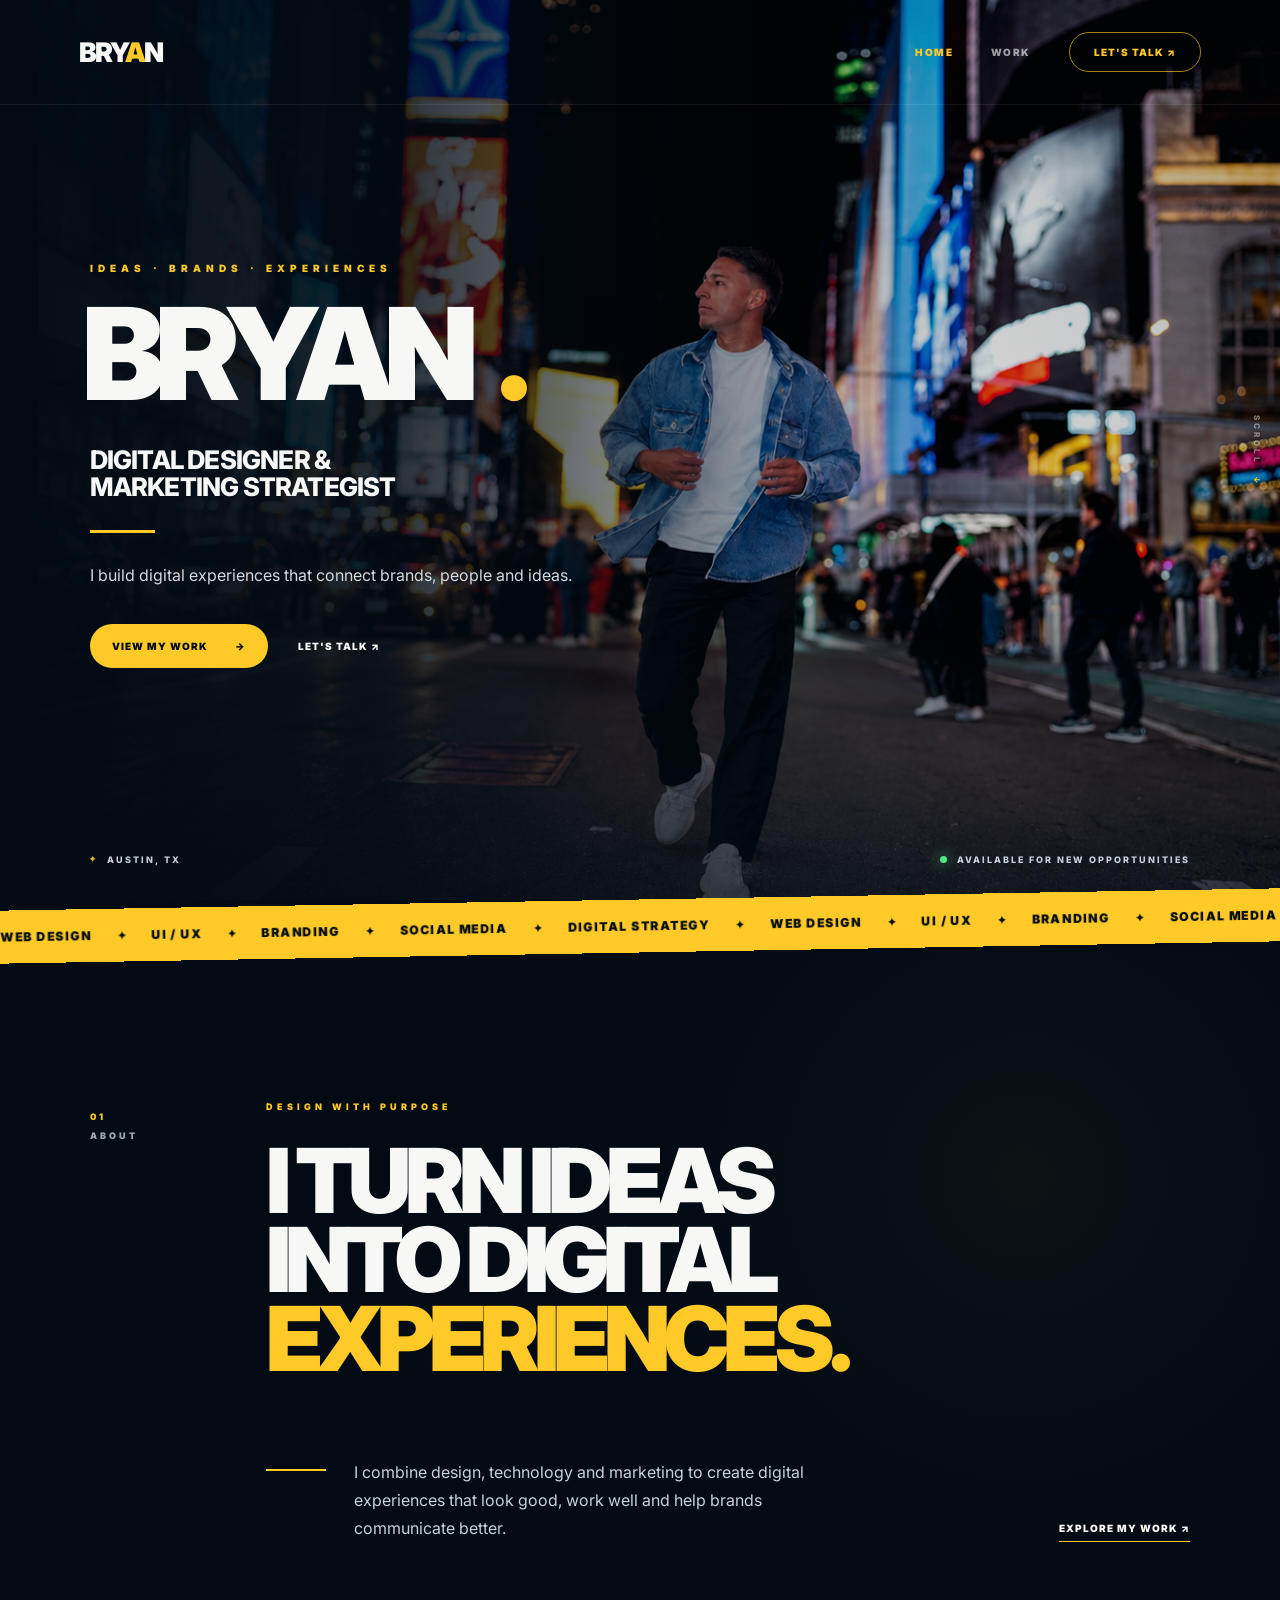
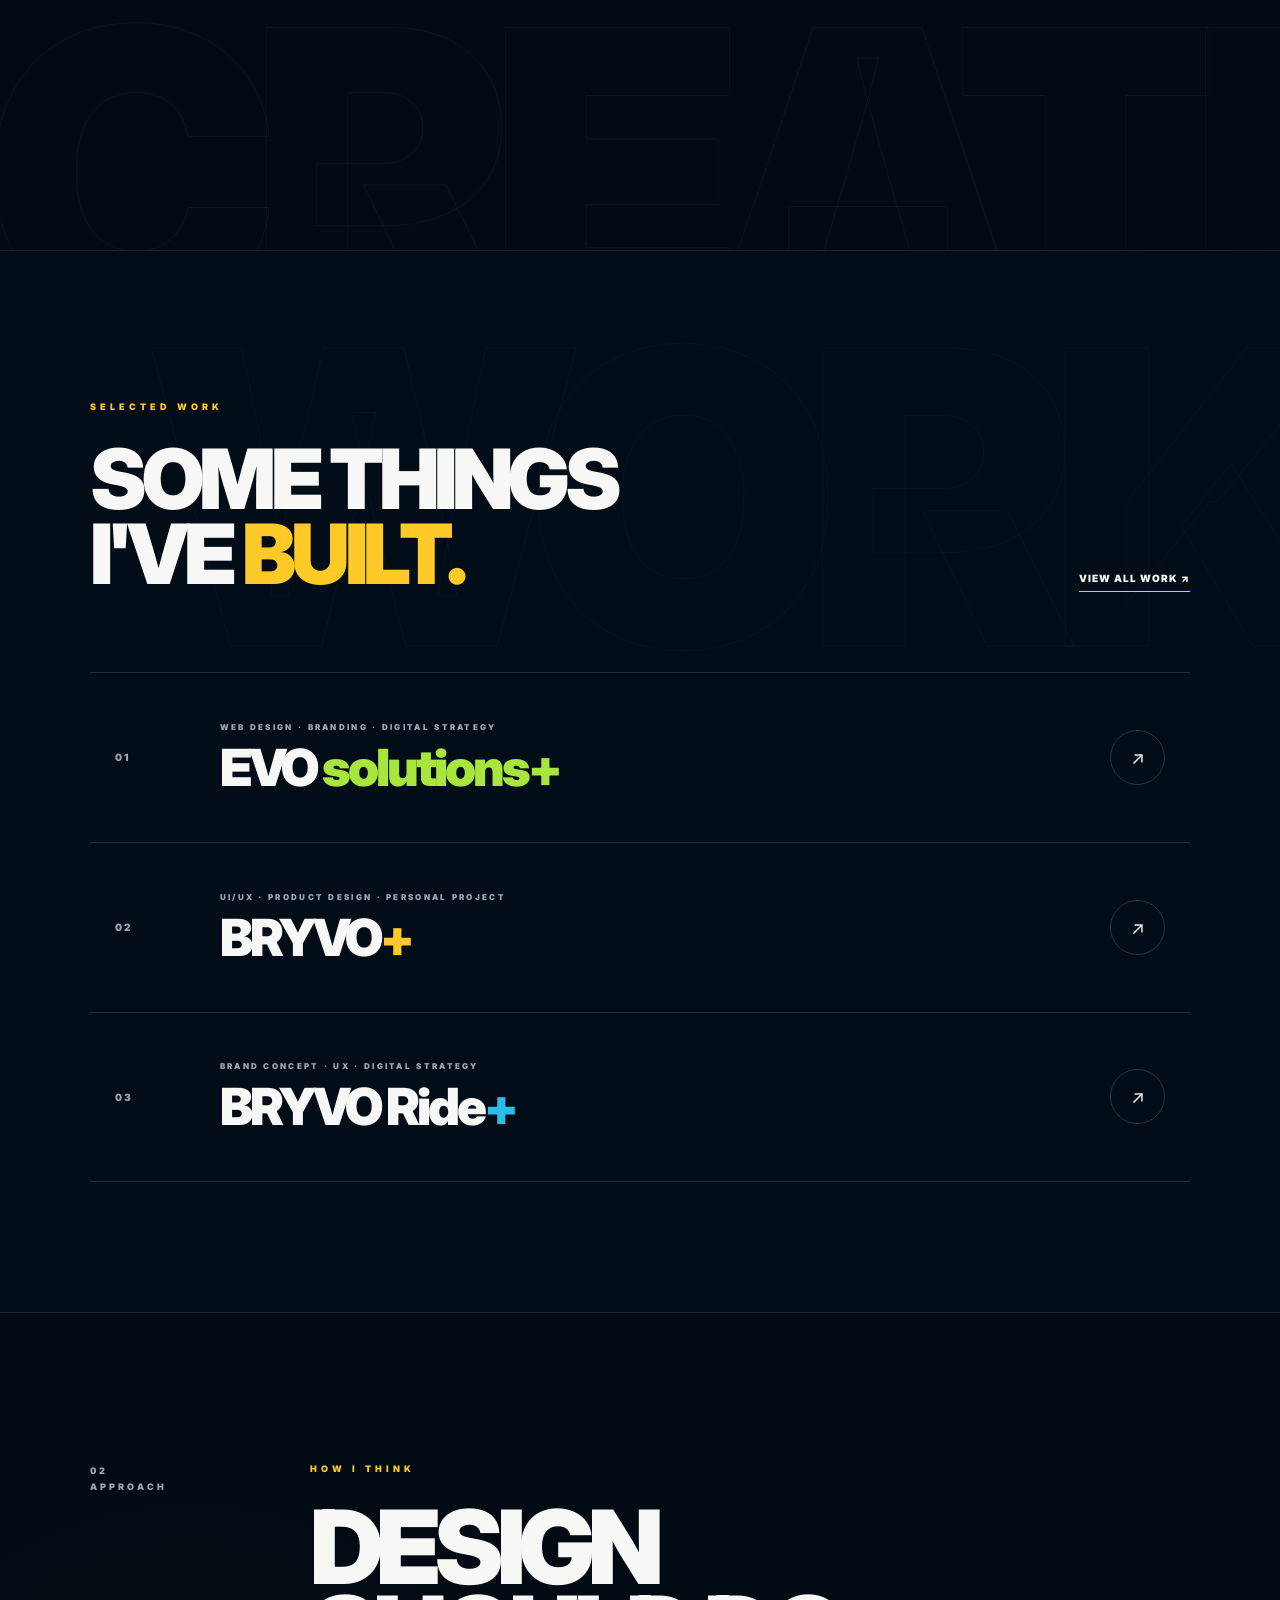
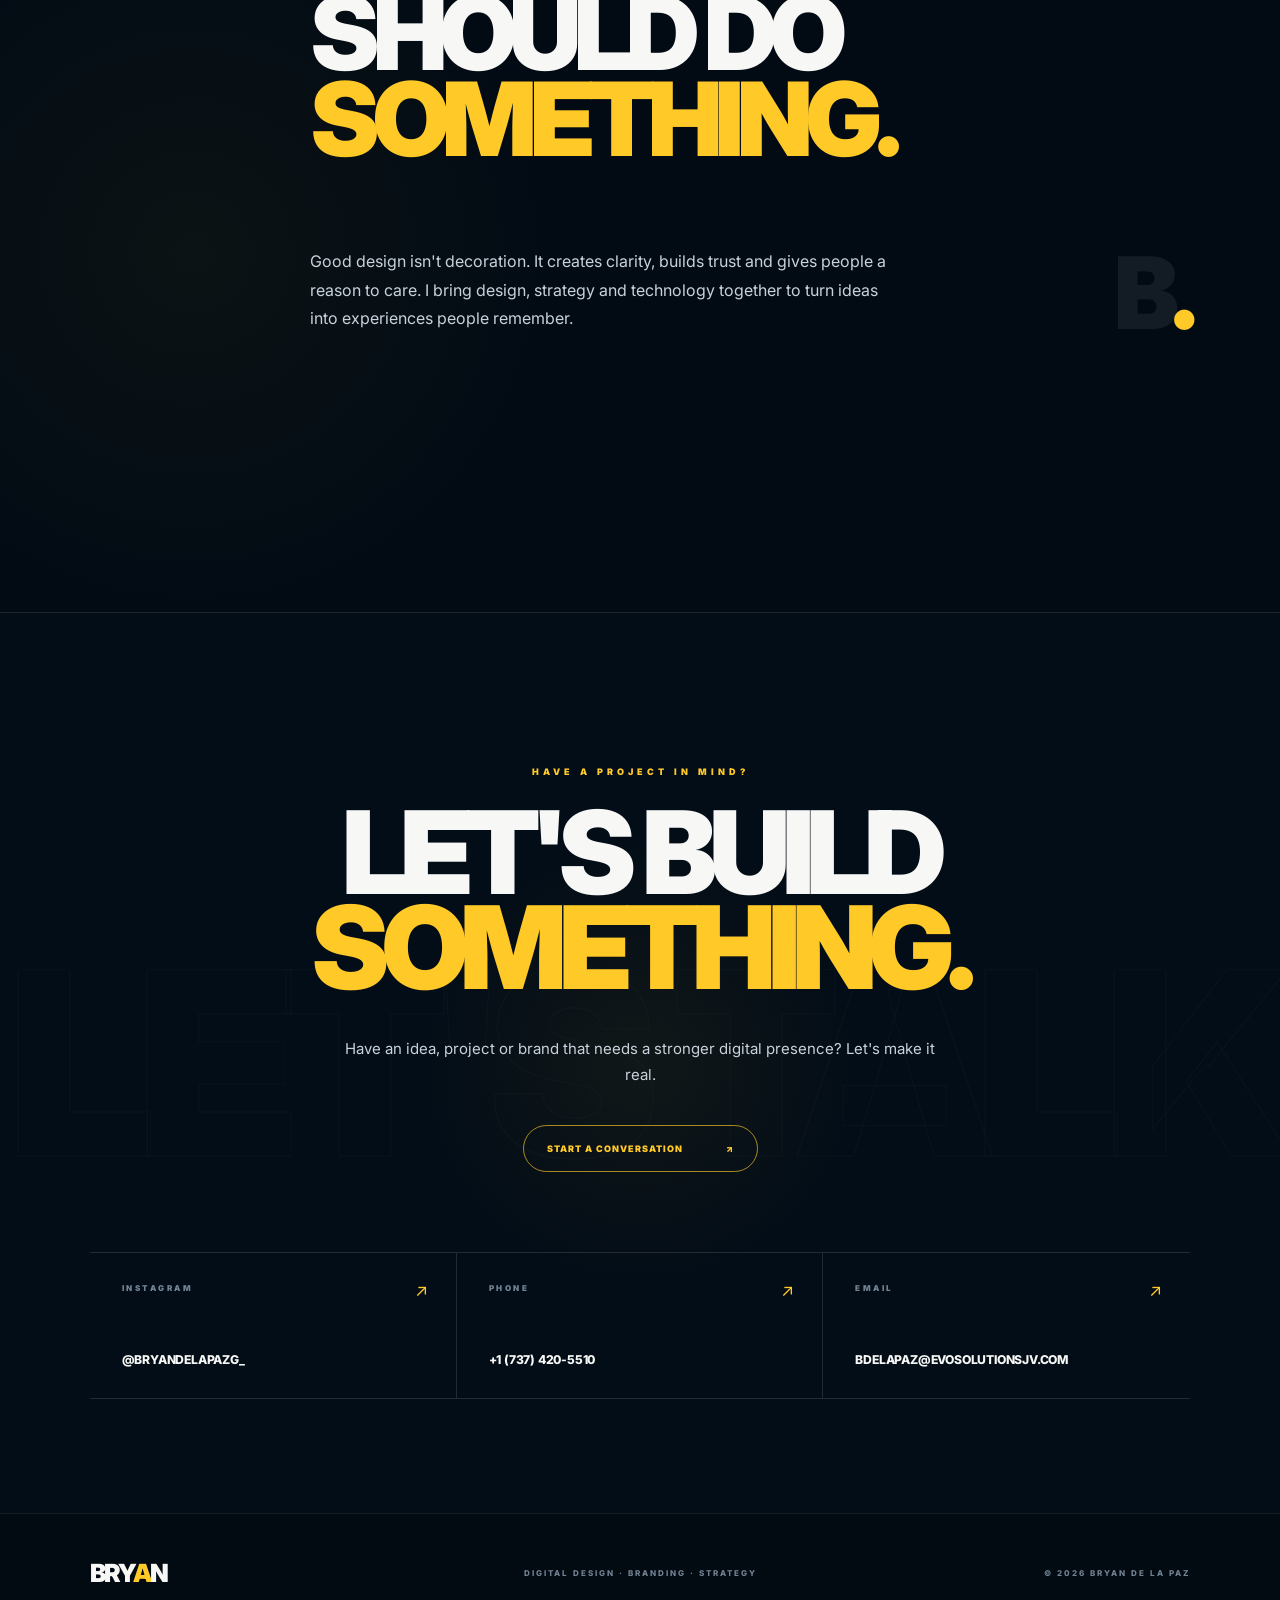
<file: index.html>
<!DOCTYPE html>
<html lang="en">

<head>
    <meta charset="UTF-8">

    <meta
        name="viewport"
        content="width=device-width, initial-scale=1.0"
    >

    <title>BRYAN — Digital Designer & Marketing Strategist</title>

    <meta
        name="description"
        content="Bryan de La Paz — Digital Designer & Marketing Strategist. Web Design, Branding, UI/UX, Social Media and Digital Strategy."
    >

    <link rel="stylesheet" href="style.css">
</head>


<body>

    <!-- =====================================================
         NAVIGATION
    ====================================================== -->

    <header class="navbar">

        <a href="index.html" class="logo" aria-label="BRYAN Home">
            BRY<span>A</span>N
        </a>


        <nav class="nav-links" aria-label="Main navigation">

            <a href="index.html" class="active">
                HOME
            </a>

            <a href="work.html">
                WORK
            </a>

            <a href="#contact" class="nav-cta">
                LET'S TALK ↗
            </a>

        </nav>

    </header>



    <main>

        <!-- =================================================
             HERO
        ================================================== -->

        <section class="hero">

            <div class="hero-photo">

                <img
                    src="images/bryan_hero1.png"
                    alt="Bryan de La Paz"
                >

            </div>


            <div class="hero-shade"></div>


            <div class="hero-content">

                <p class="eyebrow">
                    IDEAS · BRANDS · EXPERIENCES
                </p>


                <h1>
                    BRYAN
                </h1>


                <h2>
                    DIGITAL DESIGNER &
                    <br>
                    MARKETING STRATEGIST
                </h2>


                <div class="gold-line"></div>


                <p class="hero-description">
                    I build digital experiences that connect
                    brands, people and ideas.
                </p>


                <div class="hero-actions">

                    <a
                        href="work.html"
                        class="primary-btn"
                    >
                        <span>VIEW MY WORK</span>
                        <span>→</span>
                    </a>


                    <a
                        href="#contact"
                        class="text-btn"
                    >
                        LET'S TALK ↗
                    </a>

                </div>

            </div>



            <!-- HERO BOTTOM -->

            <div class="hero-bottom">

                <div class="location">

                    <span class="location-icon">
                        ⌖
                    </span>

                    <span>
                        AUSTIN, TX
                    </span>

                </div>


                <div class="availability">

                    <span class="status-dot"></span>

                    <span>
                        AVAILABLE FOR NEW OPPORTUNITIES
                    </span>

                </div>

            </div>


            <div class="scroll-indicator">

                SCROLL

                <span>
                    ↓
                </span>

            </div>

        </section>



        <!-- =================================================
             SERVICES MARQUEE
        ================================================== -->

        <section
            class="services-marquee"
            aria-label="Services"
        >

            <div class="services-track">


                <!-- SET 01 -->

                <div class="services-set">

                    <span>WEB DESIGN</span>
                    <b>✦</b>

                    <span>UI / UX</span>
                    <b>✦</b>

                    <span>BRANDING</span>
                    <b>✦</b>

                    <span>SOCIAL MEDIA</span>
                    <b>✦</b>

                    <span>DIGITAL STRATEGY</span>
                    <b>✦</b>

                </div>


                <!-- DUPLICATED SET FOR INFINITE MARQUEE -->

                <div
                    class="services-set"
                    aria-hidden="true"
                >

                    <span>WEB DESIGN</span>
                    <b>✦</b>

                    <span>UI / UX</span>
                    <b>✦</b>

                    <span>BRANDING</span>
                    <b>✦</b>

                    <span>SOCIAL MEDIA</span>
                    <b>✦</b>

                    <span>DIGITAL STRATEGY</span>
                    <b>✦</b>

                </div>

            </div>

        </section>



        <!-- =================================================
             ABOUT
        ================================================== -->

        <section class="about">

            <div class="about-label reveal">

                <span>01</span>

                <span>
                    ABOUT
                </span>

            </div>



            <div class="about-content">


                <p class="section-label reveal">
                    DESIGN WITH PURPOSE
                </p>


                <h3 class="about-title reveal">

                    I TURN IDEAS
                    <br>

                    INTO DIGITAL

                    <br>

                    <span>
                        EXPERIENCES.
                    </span>

                </h3>



                <div class="about-bottom reveal">


                    <div class="about-statement">

                        <div class="statement-line"></div>


                        <p>
                            I combine design, technology and marketing
                            to create digital experiences that look good,
                            work well and help brands communicate better.
                        </p>

                    </div>


                    <a
                        href="work.html"
                        class="editorial-link"
                    >
                        EXPLORE MY WORK ↗
                    </a>

                </div>

            </div>



            <div
                class="about-background-text"
                aria-hidden="true"
            >
                CREATE
            </div>

        </section>



        <!-- =================================================
             SELECTED WORK
        ================================================== -->

        <section class="selected-work">


            <div class="section-header reveal">


                <div>

                    <p class="section-label">
                        SELECTED WORK
                    </p>


                    <h3>

                        SOME THINGS
                        <br>

                        I'VE

                        <span>
                            BUILT.
                        </span>

                    </h3>

                </div>


                <a
                    href="work.html"
                    class="view-all"
                >
                    VIEW ALL WORK ↗
                </a>

            </div>



            <!-- PROJECT 01 — EVO -->

            <a
                href="https://evosolutionsjv.com"
                target="_blank"
                rel="noopener noreferrer"
                class="project-preview project-evo reveal"
            >

                <div class="project-number">
                    01
                </div>


                <div class="project-info">

                    <p class="project-category">
                        WEB DESIGN · BRANDING · DIGITAL STRATEGY
                    </p>


                    <h4>
                        EVO
                        <span>
                            solutions+
                        </span>
                    </h4>

                </div>


                <div class="project-arrow">
                    ↗
                </div>

            </a>



            <!-- PROJECT 02 — BRYVO -->

            <a
                href="work.html"
                class="project-preview project-bryvo reveal"
            >

                <div class="project-number">
                    02
                </div>


                <div class="project-info">

                    <p class="project-category">
                        UI/UX · PRODUCT DESIGN · PERSONAL PROJECT
                    </p>


                    <h4>
                        BRYVO<span>+</span>
                    </h4>

                </div>


                <div class="project-arrow">
                    ↗
                </div>

            </a>



            <!-- PROJECT 03 — BRYVO RIDE -->

            <a
                href="work.html"
                class="project-preview project-ride reveal"
            >

                <div class="project-number">
                    03
                </div>


                <div class="project-info">

                    <p class="project-category">
                        BRAND CONCEPT · UX · DIGITAL STRATEGY
                    </p>


                    <h4>
                        BRYVO Ride<span>+</span>
                    </h4>

                </div>


                <div class="project-arrow">
                    ↗
                </div>

            </a>



            <div
                class="work-background-text"
                aria-hidden="true"
            >
                WORK
            </div>

        </section>



        <!-- =================================================
             MANIFESTO
        ================================================== -->

        <section class="manifesto">


            <div class="manifesto-number reveal">

                02
                <br>
                APPROACH

            </div>



            <div class="manifesto-content">


                <p class="section-label reveal">
                    HOW I THINK
                </p>


                <h3 class="reveal">

                    DESIGN
                    <br>

                    SHOULD DO
                    <br>

                    <span>
                        SOMETHING.
                    </span>

                </h3>



                <div class="manifesto-bottom reveal">


                    <p>
                        Good design isn't decoration.
                        It creates clarity, builds trust
                        and gives people a reason to care.
                        I bring design, strategy and technology
                        together to turn ideas into experiences
                        people remember.
                    </p>


                    <div
                        class="manifesto-mark"
                        aria-hidden="true"
                    >
                        B<span>.</span>
                    </div>

                </div>

            </div>

        </section>



       <!-- =================================================
     CONTACT
================================================== -->

<section class="contact" id="contact">

    <div class="contact-content">

        <p class="section-label">
            HAVE A PROJECT IN MIND?
        </p>

        <h3>
            LET'S BUILD
            <br>
            <span>SOMETHING.</span>
        </h3>

        <p class="contact-description">
            Have an idea, project or brand that needs a stronger
            digital presence? Let's make it real.
        </p>

        <a
            href="mailto:bdelapaz@evosolutionsjv.com"
            class="contact-btn"
        >
            <span>START A CONVERSATION</span>
            <span>↗</span>
        </a>


        <div class="contact-links">

            <a
                href="https://www.instagram.com/bryandelapazg_/"
                target="_blank"
                rel="noopener noreferrer"
                class="contact-link"
            >
                <span class="contact-link-label">
                    INSTAGRAM
                </span>

                <strong>
                    @BRYANDELAPAZG_
                </strong>

                <span class="contact-link-arrow">
                    ↗
                </span>
            </a>


            <a
                href="tel:+17374205510"
                class="contact-link"
            >
                <span class="contact-link-label">
                    PHONE
                </span>

                <strong>
                    +1 (737) 420-5510
                </strong>

                <span class="contact-link-arrow">
                    ↗
                </span>
            </a>


            <a
                href="mailto:bdelapaz@evosolutionsjv.com"
                class="contact-link"
            >
                <span class="contact-link-label">
                    EMAIL
                </span>

                <strong>
                    BDELAPAZ@EVOSOLUTIONSJV.COM
                </strong>

                <span class="contact-link-arrow">
                    ↗
                </span>
            </a>

        </div>

    </div>


    <div
        class="contact-background"
        aria-hidden="true"
    >
        LET'S TALK
    </div>

</section>

    </main>



    <!-- =====================================================
         FOOTER
    ====================================================== -->

    <footer>


        <a
            href="index.html"
            class="footer-brand"
        >
            BRY<span>A</span>N
        </a>


        <p>
            DIGITAL DESIGN · BRANDING · STRATEGY
        </p>


        <p>
            © 2026 BRYAN DE LA PAZ
        </p>


    </footer>



    <!-- =====================================================
         JAVASCRIPT
    ====================================================== -->

    <script src="script.js"></script>

</body>

</html>
</file>
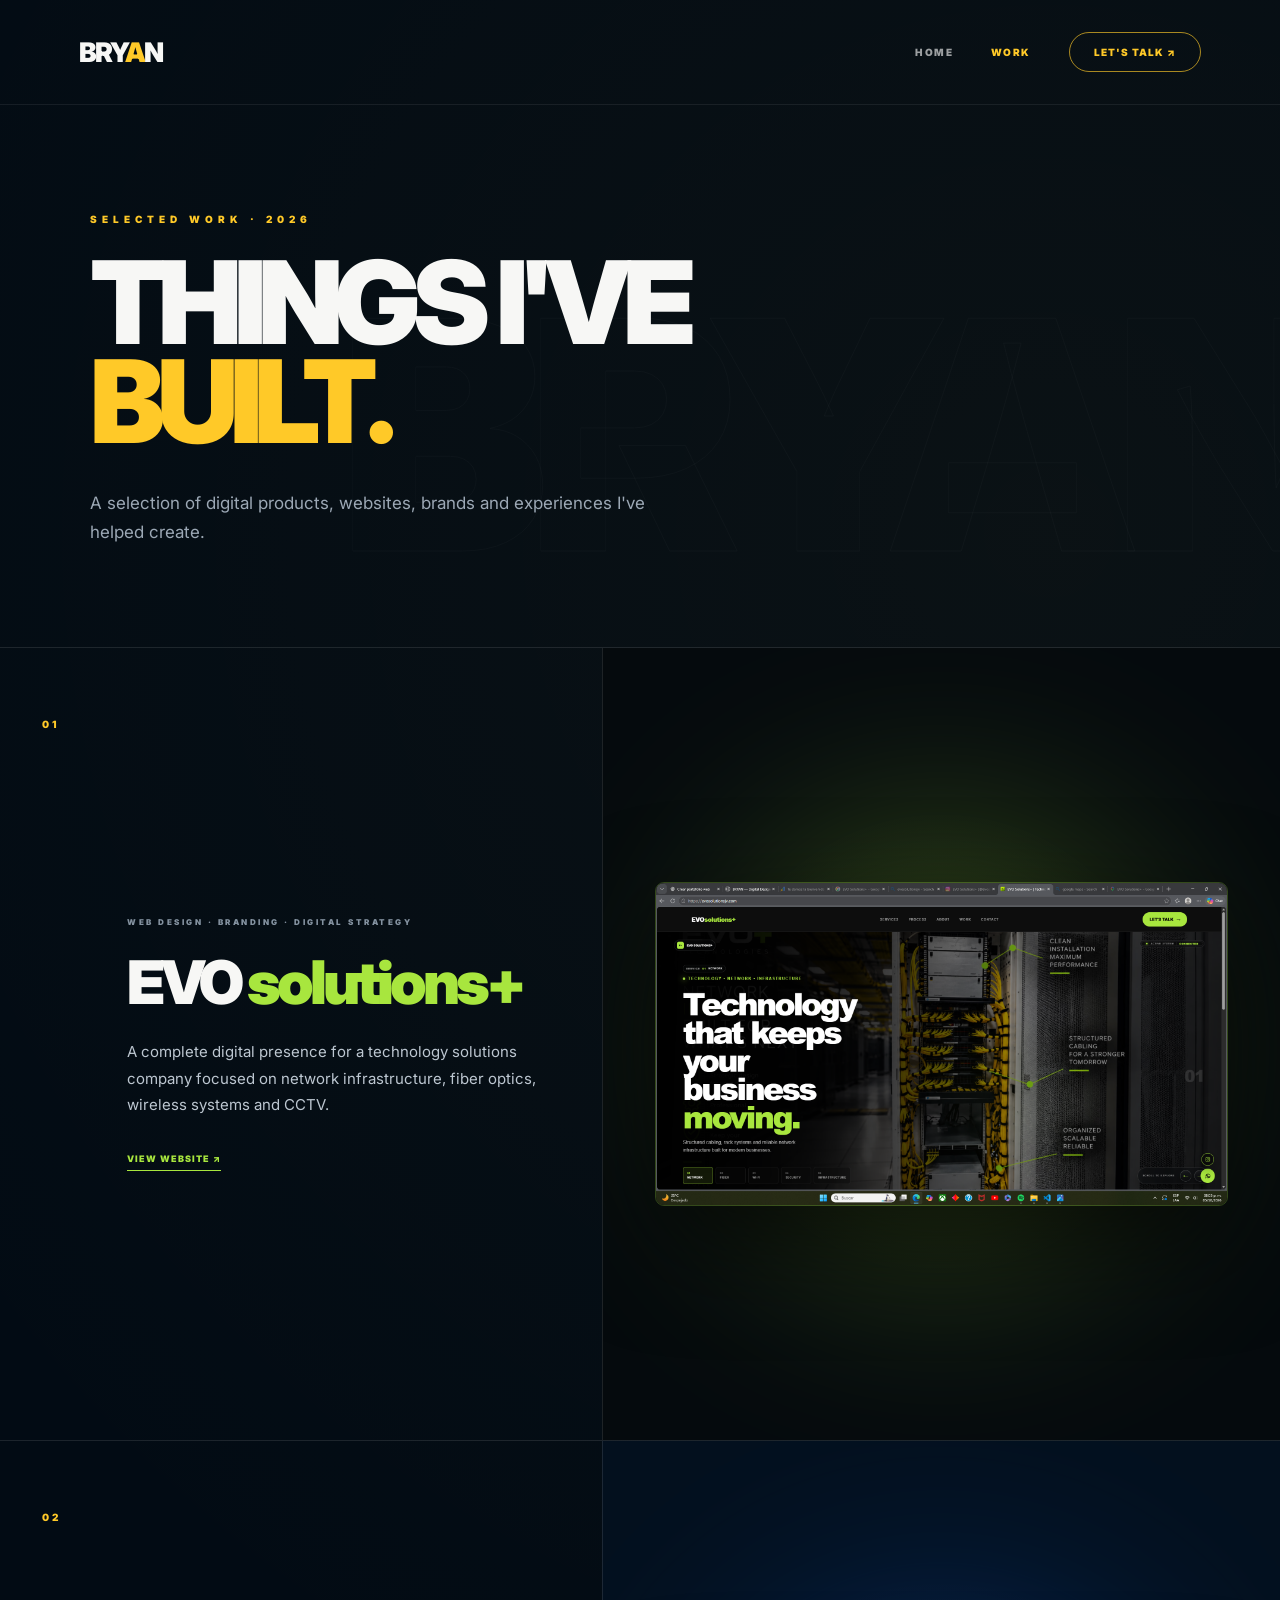
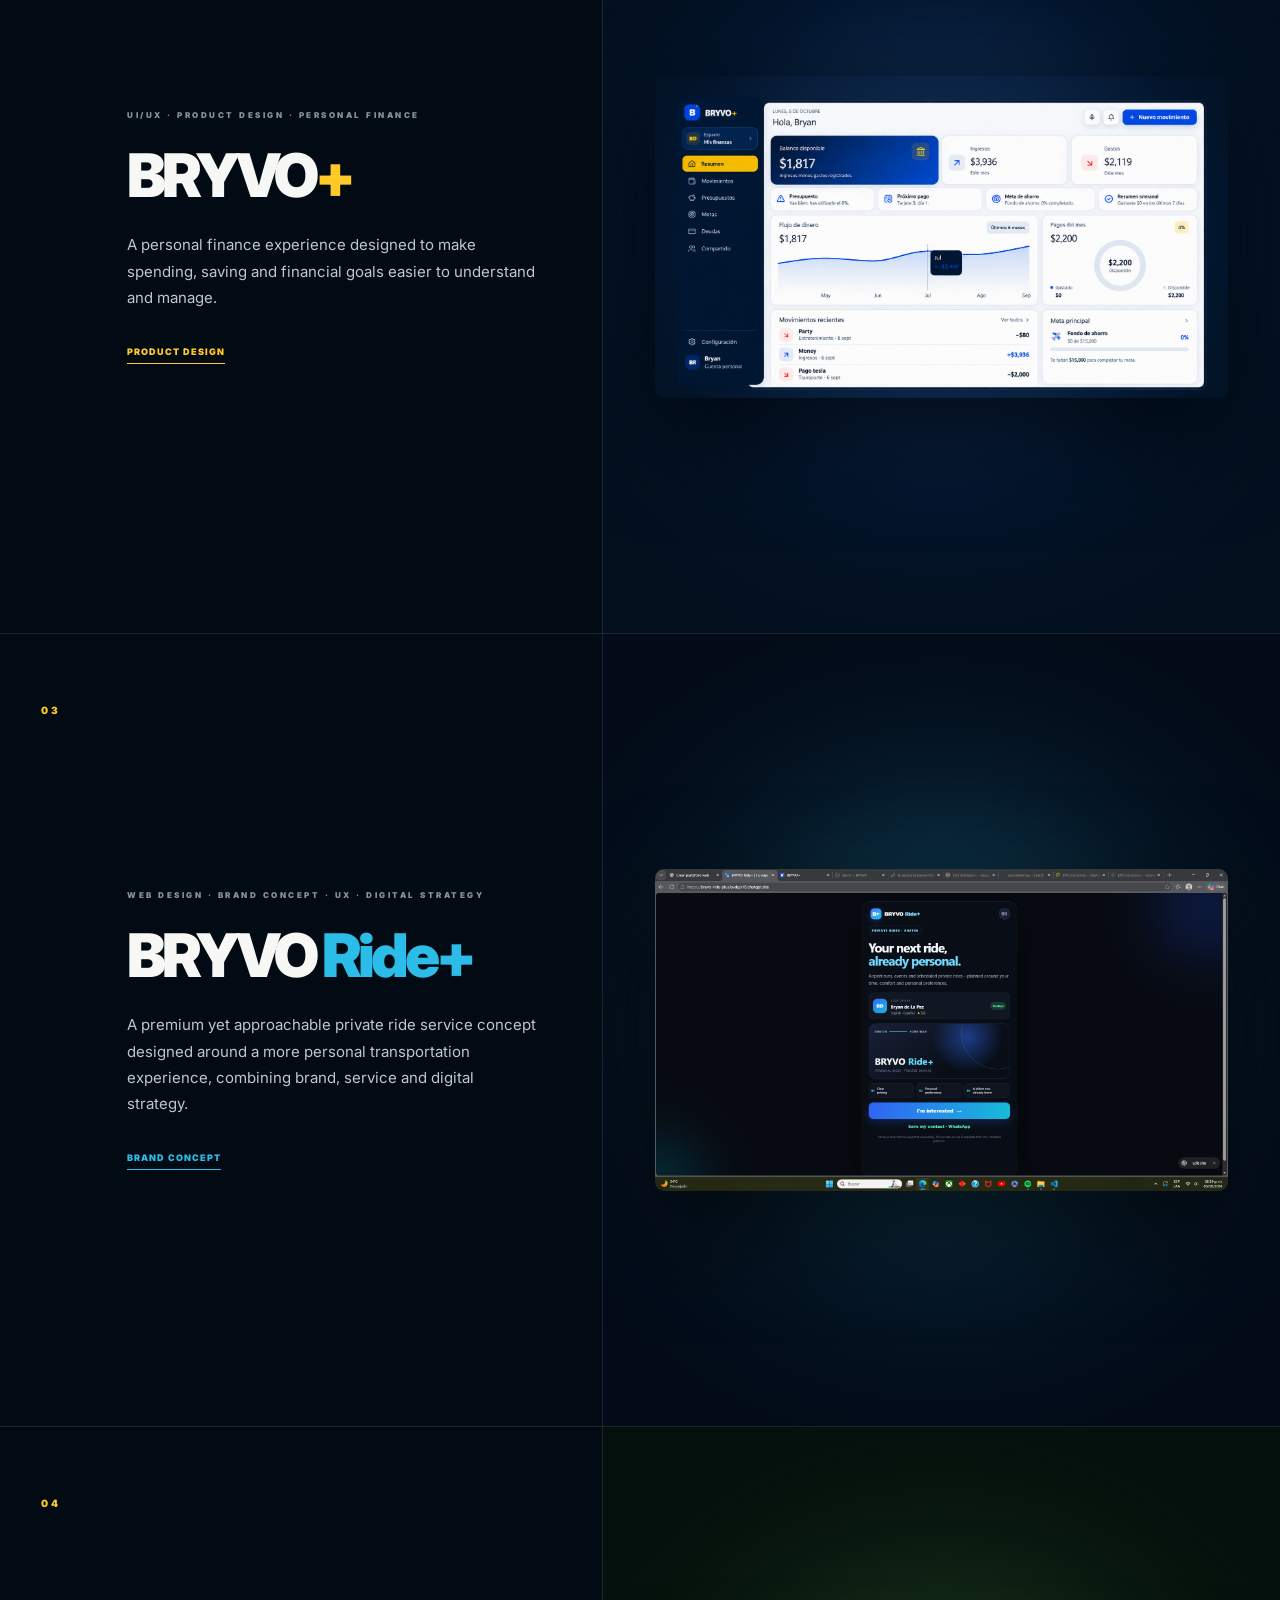
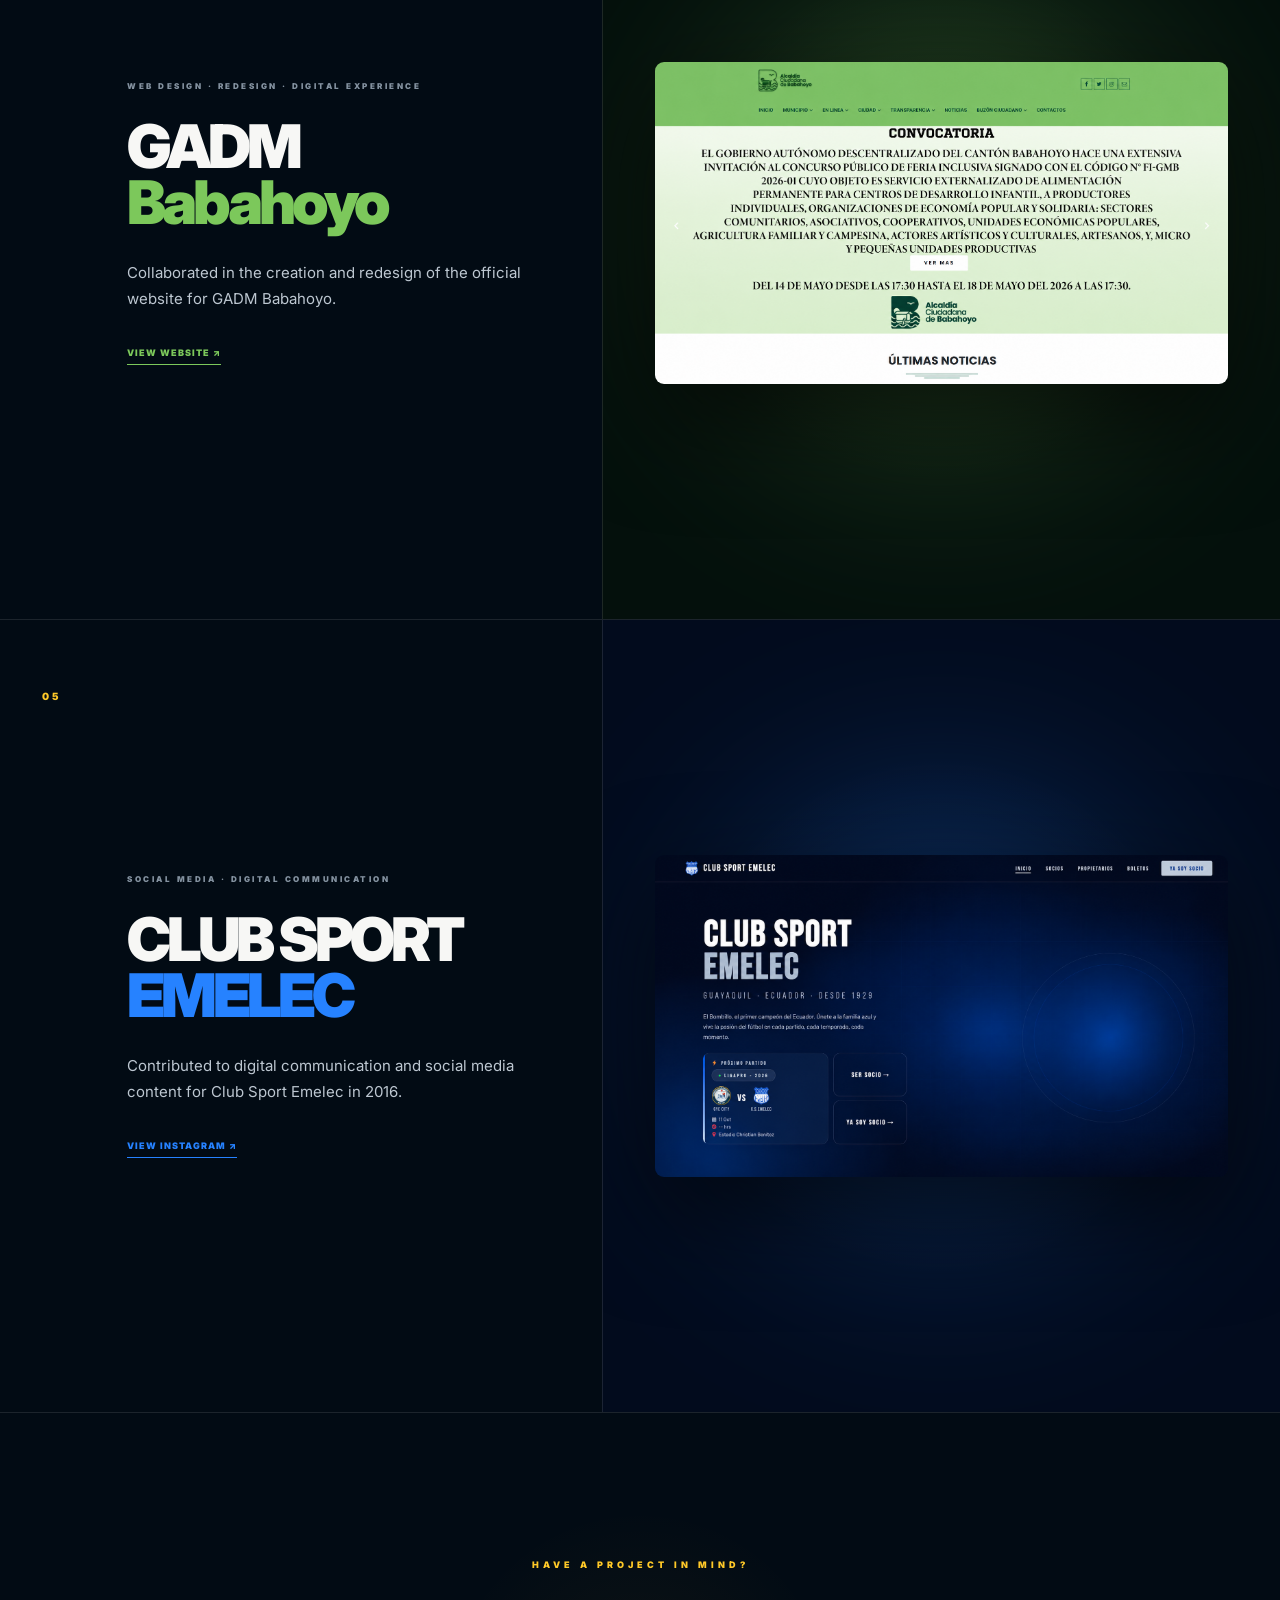
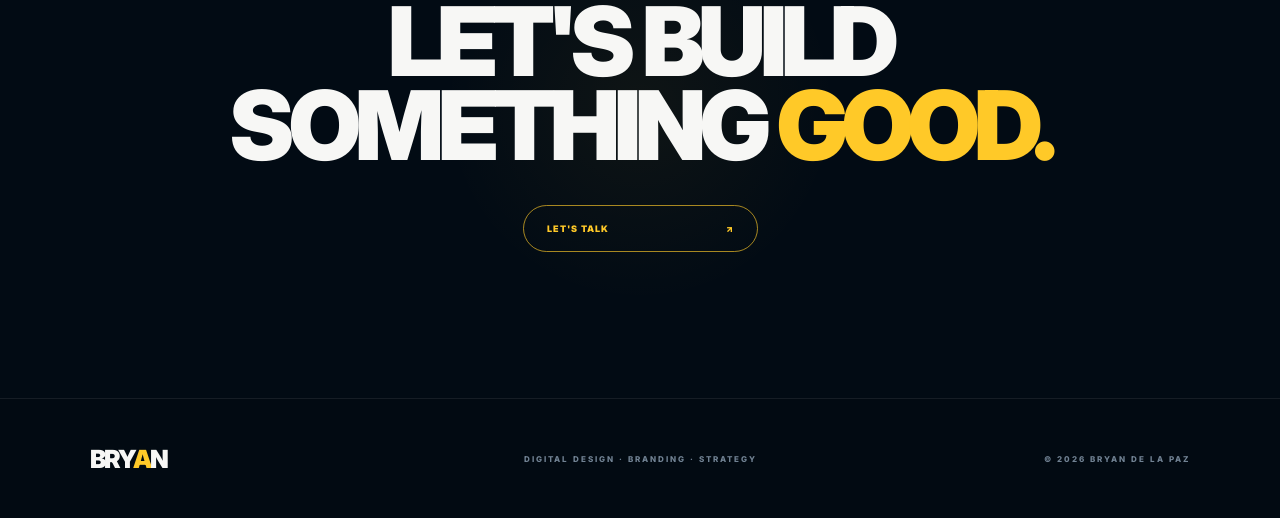
<file: work.html>
<!DOCTYPE html>
<html lang="en">

<head>
    <meta charset="UTF-8">

    <meta
        name="viewport"
        content="width=device-width, initial-scale=1.0"
    >

    <title>Selected Work — BRYAN</title>

    <meta
        name="description"
        content="Selected work by Bryan de La Paz — Web Design, Branding, UI/UX, Digital Strategy and Digital Communication."
    >

    <link rel="stylesheet" href="style.css">
</head>


<body class="work-page">


    <!-- =====================================================
         NAVIGATION
    ====================================================== -->

    <header class="navbar work-navbar">

        <a
            href="index.html"
            class="logo"
            aria-label="BRYAN Home"
        >
            BRY<span>A</span>N
        </a>


        <nav
            class="nav-links"
            aria-label="Main navigation"
        >

            <a href="index.html">
                HOME
            </a>

            <a
                href="work.html"
                class="active"
            >
                WORK
            </a>

            <a
                href="index.html#contact"
                class="nav-cta"
            >
                LET'S TALK ↗
            </a>

        </nav>

    </header>



    <main>


        <!-- =================================================
             WORK HERO
        ================================================== -->

        <section class="work-hero">

            <div class="work-hero-content">

                <p class="work-eyebrow">
                    SELECTED WORK · 2026
                </p>

                <h1>
                    THINGS I'VE
                    <br>
                    <span>BUILT.</span>
                </h1>

                <p class="work-intro">
                    A selection of digital products, websites,
                    brands and experiences I've helped create.
                </p>

            </div>

        </section>



        <!-- =================================================
             PROJECT LIST
        ================================================== -->

        <section class="work-list">


            <!-- =================================================
                 01 — EVO SOLUTIONS+
            ================================================== -->

            <article class="work-project evo-project">

                <div class="work-number">
                    01
                </div>


                <div class="work-project-main">

                    <div class="work-tags">
                        WEB DESIGN · BRANDING · DIGITAL STRATEGY
                    </div>

                    <h2>
                        EVO
                        <span>solutions+</span>
                    </h2>

                    <p>
                        A complete digital presence for a technology
                        solutions company focused on network
                        infrastructure, fiber optics, wireless
                        systems and CCTV.
                    </p>

                    <a
                        href="https://evosolutionsjv.com"
                        target="_blank"
                        rel="noopener noreferrer"
                        class="project-link"
                    >
                        VIEW WEBSITE ↗
                    </a>

                </div>


                <div class="project-visual evo-visual">

                    <img
                        src="images/evo/evo solutions.png"
                        alt="EVO solutions+ website"
                        loading="lazy"
                    >

                </div>

            </article>



            <!-- =================================================
                 02 — BRYVO+
            ================================================== -->

            <article class="work-project bryvo-project">

                <div class="work-number">
                    02
                </div>


                <div class="work-project-main">

                    <div class="work-tags">
                        UI/UX · PRODUCT DESIGN · PERSONAL FINANCE
                    </div>

                    <h2>
                        BRYVO<span>+</span>
                    </h2>

                    <p>
                        A personal finance experience designed
                        to make spending, saving and financial
                        goals easier to understand and manage.
                    </p>

                    <span class="project-link">
                        PRODUCT DESIGN
                    </span>

                </div>


                <div class="project-visual bryvo-visual">

                    <img
                        src="images/BRYVO+/bryvo.png"
                        alt="BRYVO+ personal finance application"
                        loading="lazy"
                    >

                </div>

            </article>



            <!-- =================================================
                 03 — BRYVO RIDE+
            ================================================== -->

            <article class="work-project ride-project">

                <div class="work-number">
                    03
                </div>


                <div class="work-project-main">

                    <div class="work-tags">
                        WEB DESIGN · BRAND CONCEPT · UX · DIGITAL STRATEGY
                    </div>

                    <h2>
                        BRYVO
                        <span>Ride+</span>
                    </h2>

                    <p>
                        A premium yet approachable private ride
                        service concept designed around a more
                        personal transportation experience,
                        combining brand, service and digital strategy.
                    </p>

                    <span class="project-link">
                        BRAND CONCEPT
                    </span>

                </div>


                <div class="project-visual ride-visual">

                    <img
                        src="images/BRYVO RIDE+/ride.png"
                        alt="BRYVO Ride+ digital experience"
                        loading="lazy"
                    >

                </div>

            </article>



            <!-- =================================================
                 04 — GADM BABAHOYO
            ================================================== -->

            <article class="work-project gadm-project">

                <div class="work-number">
                    04
                </div>


                <div class="work-project-main">

                    <div class="work-tags">
                        WEB DESIGN · REDESIGN · DIGITAL EXPERIENCE
                    </div>

                    <h2>
                        GADM
                        <span>Babahoyo</span>
                    </h2>

                    <p>
                        Collaborated in the creation and redesign
                        of the official website for GADM Babahoyo.
                    </p>

                    <a
                        href="https://www.babahoyo.gob.ec/"
                        target="_blank"
                        rel="noopener noreferrer"
                        class="project-link"
                    >
                        VIEW WEBSITE ↗
                    </a>

                </div>


                <div class="project-visual gadm-visual">

                    <img
                        src="images/GAD/babahoyo.png"
                        alt="GADM Babahoyo official website"
                        loading="lazy"
                    >

                </div>

            </article>



            <!-- =================================================
                 05 — CLUB SPORT EMELEC
            ================================================== -->

            <article class="work-project emelec-project">

                <div class="work-number">
                    05
                </div>


                <div class="work-project-main">

                    <div class="work-tags">
                        SOCIAL MEDIA · DIGITAL COMMUNICATION
                    </div>

                    <h2>
                        CLUB SPORT
                        <span>EMELEC</span>
                    </h2>

                    <p>
                        Contributed to digital communication
                        and social media content for
                        Club Sport Emelec in 2016.
                    </p>

                    <a
                        href="https://www.instagram.com/csemelec/"
                        target="_blank"
                        rel="noopener noreferrer"
                        class="project-link"
                    >
                        VIEW INSTAGRAM ↗
                    </a>

                </div>


                <div class="project-visual emelec-visual">

                    <img
                        src="images/CSE/emelec.png"
                        alt="Club Sport Emelec digital communication"
                        loading="lazy"
                    >

                </div>

            </article>


        </section>



        <!-- =================================================
             FINAL CTA
        ================================================== -->

        <section class="work-cta">

            <div class="work-cta-content">

                <p class="section-label">
                    HAVE A PROJECT IN MIND?
                </p>

                <h2>
                    LET'S BUILD
                    <br>
                    SOMETHING
                    <span>GOOD.</span>
                </h2>

                <a
                    href="mailto:bdelapaz@evosolutionsjv.com"
                    class="contact-btn"
                >
                    <span>LET'S TALK</span>
                    <span>↗</span>
                </a>

            </div>

        </section>


    </main>



    <!-- =====================================================
         FOOTER
    ====================================================== -->

    <footer>

        <a
            href="index.html"
            class="footer-brand"
        >
            BRY<span>A</span>N
        </a>

        <p>
            DIGITAL DESIGN · BRANDING · STRATEGY
        </p>

        <p>
            © 2026 BRYAN DE LA PAZ
        </p>

    </footer>



    <!-- =====================================================
         JAVASCRIPT
    ====================================================== -->

    <script src="script.js"></script>


</body>

</html>
</file>
<file: style.css>
@import url('https://fonts.googleapis.com/css2?family=Inter:wght@400;500;600;700;800;900&display=swap');

/* =========================================================
   BRYAN — PORTFOLIO
   MASTER STYLESHEET
========================================================= */

:root {
    --navy: #031426;
    --deep: #020b14;
    --deep-2: #06111d;
    --gold: #ffc928;
    --white: #f7f7f5;
    --gray: #9ca8b5;
    --gray-light: #c9d2db;
    --border: rgba(255, 255, 255, .10);

    --evo: #a8e63e;
    --bryvo: #ffc928;
    --ride: #2bbce8;
    --gadm: #7cc85b;
    --emelec: #2682ff;
}


/* =========================================================
   RESET
========================================================= */

* {
    margin: 0;
    padding: 0;
    box-sizing: border-box;
}

html {
    scroll-behavior: smooth;
}

body {
    background: var(--deep);
    color: var(--white);
    font-family: "Inter", Arial, sans-serif;
    overflow-x: hidden;
    -webkit-font-smoothing: antialiased;
}

a {
    color: inherit;
    text-decoration: none;
}

img {
    display: block;
    max-width: 100%;
}

button,
a {
    -webkit-tap-highlight-color: transparent;
}

::selection {
    background: var(--gold);
    color: var(--deep);
}


/* =========================================================
   NAVBAR
========================================================= */

.navbar {
    position: absolute;
    top: 0;
    left: 0;
    width: 100%;
    height: 105px;

    padding: 0 6.2%;

    display: flex;
    align-items: center;
    justify-content: space-between;

    z-index: 1000;

    border-bottom: 1px solid rgba(255,255,255,.07);
}

.logo {
    position: relative;

    font-size: 27px;
    font-weight: 900;

    letter-spacing: -2px;
    line-height: 1;

    z-index: 5;
}

.logo span {
    color: var(--gold);
}

.nav-links {
    display: flex;
    align-items: center;
    gap: 38px;
}

.nav-links > a:not(.nav-cta) {
    position: relative;

    color: rgba(255,255,255,.60);

    font-size: 10px;
    font-weight: 900;

    letter-spacing: 1.4px;

    transition:
        color .25s ease,
        opacity .25s ease;
}

.nav-links > a:not(.nav-cta)::after {
    content: "";

    position: absolute;
    left: 0;
    bottom: -7px;

    width: 100%;
    height: 1px;

    background: var(--gold);

    transform: scaleX(0);
    transform-origin: right;

    transition: transform .3s ease;
}

.nav-links > a:not(.nav-cta):hover,
.nav-links > a.active {
    color: var(--gold);
}

.nav-links > a:not(.nav-cta):hover::after {
    transform: scaleX(1);
    transform-origin: left;
}

.nav-cta {
    display: inline-flex;
    align-items: center;
    justify-content: center;

    padding: 13px 24px;

    border: 1px solid rgba(255,201,40,.65);
    border-radius: 100px;

    color: var(--gold);

    font-size: 10px;
    font-weight: 900;

    letter-spacing: 1px;

    transition:
        transform .3s ease,
        background .3s ease,
        color .3s ease,
        box-shadow .3s ease;
}

.nav-cta:hover {
    transform: translateY(-3px);

    background: var(--gold);
    color: var(--deep);

    box-shadow:
        0 15px 40px rgba(255,201,40,.15);
}


/* =========================================================
   HERO
========================================================= */

.hero {
    position: relative;

    width: 100%;
    min-height: 100vh;

    display: flex;
    align-items: center;

    padding:
        150px
        7%
        120px;

    overflow: hidden;

    background: var(--deep);
}


/* PHOTO */

.hero-photo {
    position: absolute;
    inset: 0;

    overflow: hidden;

    z-index: 0;
}

.hero-photo img {
    width: 100%;
    height: 100%;

    object-fit: cover;
    object-position: center center;

    transform:
        translateX(7%)
        scale(1.08);

    transform-origin: center;

    filter:
        saturate(.92)
        contrast(1.04)
        brightness(.89);

    transition:
        transform 1.3s cubic-bezier(.2,.8,.2,1);
}


/* HERO GRADIENT */

.hero-shade {
    position: absolute;
    inset: 0;

    z-index: 1;

    pointer-events: none;

    background:
        linear-gradient(
            90deg,
            rgba(2,11,20,.99) 0%,
            rgba(2,11,20,.96) 13%,
            rgba(2,11,20,.88) 27%,
            rgba(2,11,20,.61) 41%,
            rgba(2,11,20,.20) 59%,
            rgba(2,11,20,.05) 78%,
            rgba(2,11,20,.15) 100%
        ),
        linear-gradient(
            0deg,
            rgba(2,11,20,.65) 0%,
            transparent 40%,
            rgba(2,11,20,.10) 100%
        );
}


/* HERO CONTENT */

.hero-content {
    position: relative;

    z-index: 5;

    width: 48%;
    max-width: 680px;
}

.eyebrow {
    margin-bottom: 30px;

    color: var(--gold);

    font-size: 10px;
    font-weight: 900;

    letter-spacing: 5px;
}

.hero h1 {
    position: relative;

    margin-left: -8px;

    font-size: clamp(90px, 10vw, 160px);
    font-weight: 900;

    line-height: .78;

    letter-spacing: -10px;
}

.hero h1::after {
    content: ".";

    margin-left: 14px;

    color: var(--gold);
}

.hero h2 {
    margin-top: 42px;

    font-size: clamp(22px, 2vw, 31px);
    font-weight: 800;

    line-height: 1.08;

    letter-spacing: -.8px;
}

.gold-line {
    width: 65px;
    height: 3px;

    margin: 29px 0;

    background: var(--gold);
}

.hero-description {
    max-width: 500px;

    color: #d2d9df;

    font-size: 16px;

    line-height: 1.65;
}


/* HERO BUTTONS */

.hero-actions {
    display: flex;
    align-items: center;

    gap: 30px;

    margin-top: 36px;
}

.primary-btn {
    min-width: 178px;

    display: inline-flex;
    align-items: center;
    justify-content: space-between;

    gap: 20px;

    padding: 16px 22px;

    border-radius: 100px;

    background: var(--gold);
    color: var(--deep);

    font-size: 10px;
    font-weight: 900;

    letter-spacing: 1px;

    transition:
        transform .3s ease,
        box-shadow .3s ease;
}

.primary-btn:hover {
    transform: translateY(-4px);

    box-shadow:
        0 18px 50px rgba(255,201,40,.18);
}

.primary-btn span:last-child {
    transition: transform .3s ease;
}

.primary-btn:hover span:last-child {
    transform: translateX(5px);
}

.text-btn {
    position: relative;

    color: var(--white);

    font-size: 10px;
    font-weight: 900;

    letter-spacing: 1px;

    transition:
        color .3s ease,
        transform .3s ease;
}

.text-btn:hover {
    color: var(--gold);
    transform: translateX(4px);
}


/* HERO BOTTOM */

.hero-bottom {
    position: absolute;

    left: 7%;
    right: 7%;
    bottom: 35px;

    z-index: 5;

    display: flex;
    align-items: center;
    justify-content: space-between;

    color: #c7d0d9;

    font-size: 9px;
    font-weight: 800;

    letter-spacing: 2px;
}

.location,
.availability {
    display: flex;
    align-items: center;

    gap: 10px;
}

.location-icon {
    color: var(--gold);
}

.status-dot {
    width: 7px;
    height: 7px;

    border-radius: 50%;

    background: #54e785;

    box-shadow:
        0 0 14px rgba(84,231,133,.85);

    animation: statusPulse 2.4s ease-in-out infinite;
}

@keyframes statusPulse {

    0%,
    100% {
        opacity: 1;
        transform: scale(1);
    }

    50% {
        opacity: .45;
        transform: scale(.75);
    }
}


/* SCROLL INDICATOR */

.scroll-indicator {
    position: absolute;

    right: 18px;
    top: 50%;

    z-index: 7;

    transform: translateY(-50%);

    writing-mode: vertical-rl;

    display: flex;
    align-items: center;

    gap: 11px;

    color: rgba(255,255,255,.45);

    font-size: 8px;
    font-weight: 800;

    letter-spacing: 3px;
}

.scroll-indicator span {
    color: var(--gold);

    animation: scrollArrow 1.7s ease-in-out infinite;
}

@keyframes scrollArrow {

    0%,
    100% {
        transform: translateY(0);
    }

    50% {
        transform: translateY(7px);
    }
}


/* HERO ENTRANCE */

.hero-content {
    animation:
        heroEntrance
        .95s
        cubic-bezier(.2,.8,.2,1)
        both;
}

.hero-bottom {
    animation:
        heroEntrance
        1.1s
        .15s
        cubic-bezier(.2,.8,.2,1)
        both;
}

@keyframes heroEntrance {

    from {
        opacity: 0;
        transform: translateY(30px);
    }

    to {
        opacity: 1;
        transform: translateY(0);
    }
}


/* =========================================================
   SERVICES MARQUEE
========================================================= */

.services-marquee {
    position: relative;

    width: 100%;

    overflow: hidden;

    background: var(--gold);
    color: var(--deep);

    border-top: 1px solid var(--gold);
    border-bottom: 1px solid var(--gold);

    transform: rotate(-1deg) scale(1.02);

    z-index: 10;
}

.services-track {
    width: max-content;

    display: flex;

    animation:
        marqueeMove
        28s
        linear
        infinite;
}

.services-set {
    display: flex;
    align-items: center;

    gap: 25px;

    padding: 17px 13px;

    white-space: nowrap;
}

.services-set span {
    font-size: 12px;
    font-weight: 900;

    letter-spacing: 1.3px;
}

.services-set b {
    font-size: 11px;
}

@keyframes marqueeMove {

    from {
        transform: translateX(0);
    }

    to {
        transform: translateX(-50%);
    }
}

.services-marquee:hover .services-track {
    animation-play-state: paused;
}


/* =========================================================
   ABOUT
========================================================= */

.about {
    position: relative;

    min-height: 100vh;

    display: grid;

    grid-template-columns:
        16%
        84%;

    padding:
        150px
        7%;

    overflow: hidden;

    background:
        radial-gradient(
            circle at 80% 25%,
            rgba(255,201,40,.035),
            transparent 30%
        ),
        var(--deep);

    border-bottom: 1px solid var(--border);
}

.about-label {
    position: relative;

    z-index: 3;

    padding-top: 10px;

    display: flex;
    flex-direction: column;

    gap: 8px;

    color: var(--gray);

    font-size: 9px;
    font-weight: 900;

    letter-spacing: 3px;
}

.about-label span:first-child {
    color: var(--gold);
}

.about-content {
    position: relative;

    z-index: 4;

    max-width: 1100px;
}

.section-label {
    margin-bottom: 30px;

    color: var(--gold);

    font-size: 9px;
    font-weight: 900;

    letter-spacing: 4px;
}

.about-title {
    max-width: 1000px;

    font-size: clamp(60px, 7vw, 118px);
    font-weight: 900;

    line-height: .88;

    letter-spacing: -6px;
}

.about-title span {
    color: var(--gold);
}

.about-bottom {
    max-width: 930px;

    margin-top: 80px;

    display: flex;
    align-items: flex-end;
    justify-content: space-between;

    gap: 80px;
}

.about-statement {
    max-width: 600px;

    display: grid;

    grid-template-columns:
        60px
        1fr;

    gap: 28px;
}

.statement-line {
    width: 60px;
    height: 2px;

    margin-top: 11px;

    background: var(--gold);
}

.about-statement p {
    color: var(--gray-light);

    font-size: 16px;

    line-height: 1.75;
}

.editorial-link,
.view-all {
    position: relative;

    flex-shrink: 0;

    padding-bottom: 8px;

    color: var(--white);

    font-size: 10px;
    font-weight: 900;

    letter-spacing: 1px;
}

.editorial-link::after,
.view-all::after {
    content: "";

    position: absolute;

    left: 0;
    bottom: 0;

    width: 100%;
    height: 1px;

    background: var(--gold);

    transform-origin: left;

    transition:
        transform .3s ease;
}

.editorial-link:hover::after,
.view-all:hover::after {
    transform: scaleX(.35);
}

.about-background-text {
    position: absolute;

    left: -1%;
    bottom: -8%;

    color: transparent;

    -webkit-text-stroke:
        1px
        rgba(255,255,255,.035);

    font-size: clamp(180px, 31vw, 530px);
    font-weight: 900;

    line-height: .75;

    letter-spacing: -25px;

    pointer-events: none;

    user-select: none;

    white-space: nowrap;
}


/* =========================================================
   SELECTED WORK — HOME
========================================================= */

.selected-work {
    position: relative;

    padding:
        150px
        7%
        130px;

    overflow: hidden;

    background: #030d17;

    border-bottom: 1px solid var(--border);
}

.section-header {
    position: relative;

    z-index: 3;

    margin-bottom: 80px;

    display: flex;
    align-items: flex-end;
    justify-content: space-between;

    gap: 50px;
}

.section-header h3 {
    font-size: clamp(55px, 6.5vw, 105px);
    font-weight: 900;

    line-height: .90;

    letter-spacing: -5px;
}

.section-header h3 span {
    color: var(--gold);
}


/* PROJECT PREVIEW */

.project-preview {
    position: relative;

    z-index: 5;

    min-height: 170px;

    display: grid;

    grid-template-columns:
        10%
        1fr
        auto;

    align-items: center;

    padding:
        35px
        25px;

    border-top:
        1px solid
        rgba(255,255,255,.12);

    overflow: hidden;

    transition:
        padding .4s cubic-bezier(.2,.8,.2,1),
        background .4s ease;
}

.project-preview:last-of-type {
    border-bottom:
        1px solid
        rgba(255,255,255,.12);
}

.project-preview::before {
    content: "";

    position: absolute;

    inset: 0;

    transform: translateX(-101%);

    transition:
        transform
        .55s
        cubic-bezier(.2,.8,.2,1);

    z-index: -1;
}

.project-preview:hover::before {
    transform: translateX(0);
}

.project-preview:hover {
    padding-left: 40px;
}

.project-number {
    color: var(--gray);

    font-size: 10px;
    font-weight: 900;

    letter-spacing: 2px;
}

.project-category {
    margin-bottom: 10px;

    color: var(--gray);

    font-size: 8px;
    font-weight: 900;

    letter-spacing: 2.3px;
}

.project-info h4 {
    font-size: clamp(35px, 4vw, 64px);
    font-weight: 900;

    line-height: 1;

    letter-spacing: -3px;
}

.project-arrow {
    width: 55px;
    height: 55px;

    display: flex;
    align-items: center;
    justify-content: center;

    border:
        1px solid
        rgba(255,255,255,.16);

    border-radius: 50%;

    font-size: 18px;

    transition:
        transform .4s cubic-bezier(.2,.8,.2,1),
        background .3s ease,
        color .3s ease,
        border-color .3s ease;
}

.project-preview:hover .project-arrow {
    transform:
        rotate(45deg)
        scale(1.08);
}


/* EVO */

.project-evo .project-info h4 span {
    color: var(--evo);
}

.project-evo::before {
    background:
        linear-gradient(
            90deg,
            rgba(168,230,62,.12),
            rgba(168,230,62,.025)
        );
}

.project-evo:hover .project-arrow {
    border-color: var(--evo);
    color: var(--evo);
}


/* BRYVO */

.project-bryvo .project-info h4 span {
    color: var(--bryvo);
}

.project-bryvo::before {
    background:
        linear-gradient(
            90deg,
            rgba(255,201,40,.11),
            rgba(255,201,40,.02)
        );
}

.project-bryvo:hover .project-arrow {
    border-color: var(--bryvo);
    color: var(--bryvo);
}


/* RIDE */

.project-ride .project-info h4 span {
    color: var(--ride);
}

.project-ride::before {
    background:
        linear-gradient(
            90deg,
            rgba(43,188,232,.12),
            rgba(43,188,232,.02)
        );
}

.project-ride:hover .project-arrow {
    border-color: var(--ride);
    color: var(--ride);
}


/* BACKGROUND WORD */

.work-background-text {
    position: absolute;

    right: -3%;
    top: 4%;

    color: transparent;

    -webkit-text-stroke:
        1px
        rgba(255,255,255,.025);

    font-size: clamp(200px, 32vw, 540px);
    font-weight: 900;

    line-height: 1;

    letter-spacing: -30px;

    pointer-events: none;

    user-select: none;
}


/* =========================================================
   MANIFESTO
========================================================= */

.manifesto {
    position: relative;

    min-height: 100vh;

    display: grid;

    grid-template-columns:
        20%
        80%;

    padding:
        150px
        7%;

    background:
        radial-gradient(
            circle at 15% 60%,
            rgba(255,201,40,.04),
            transparent 30%
        ),
        var(--deep);

    overflow: hidden;

    border-bottom: 1px solid var(--border);
}

.manifesto-number {
    color: var(--gray);

    font-size: 9px;
    font-weight: 900;

    line-height: 1.8;

    letter-spacing: 3px;
}

.manifesto-content {
    position: relative;

    z-index: 3;
}

.manifesto-content h3 {
    max-width: 1000px;

    font-size: clamp(65px, 8vw, 135px);
    font-weight: 900;

    line-height: .84;

    letter-spacing: -7px;
}

.manifesto-content h3 span {
    color: var(--gold);
}

.manifesto-bottom {
    max-width: 950px;

    margin-top: 85px;

    display: flex;
    align-items: flex-end;
    justify-content: space-between;

    gap: 80px;
}

.manifesto-bottom > p {
    max-width: 580px;

    color: var(--gray-light);

    font-size: 16px;

    line-height: 1.8;
}

.manifesto-mark {
    font-size: 100px;
    font-weight: 900;

    line-height: .8;

    letter-spacing: -8px;

    color: rgba(255,255,255,.07);
}

.manifesto-mark span {
    color: var(--gold);
}


/* =========================================================
   CONTACT
========================================================= */

.contact {
    position: relative;

    min-height: 85vh;

    display: flex;
    align-items: center;
    justify-content: center;

    padding:
        140px
        7%;

    text-align: center;

    overflow: hidden;

    background:
        radial-gradient(
            circle at 50% 50%,
            rgba(255,201,40,.055),
            transparent 28%
        ),
        #030d17;
}

.contact-content {
    position: relative;

    z-index: 4;

    display: flex;
    flex-direction: column;
    align-items: center;
}

.contact h3 {
    font-size: clamp(65px, 8.5vw, 145px);
    font-weight: 900;

    line-height: .83;

    letter-spacing: -8px;
}

.contact h3 span {
    color: var(--gold);
}

.contact-description {
    max-width: 560px;

    margin-top: 42px;

    color: var(--gray-light);

    font-size: 15px;

    line-height: 1.7;
}

.contact-btn {
    min-width: 235px;

    margin-top: 40px;

    display: inline-flex;
    align-items: center;
    justify-content: space-between;

    gap: 30px;

    padding:
        17px
        23px;

    border:
        1px solid
        rgba(255,201,40,.65);

    border-radius: 100px;

    color: var(--gold);

    font-size: 9px;
    font-weight: 900;

    letter-spacing: 1px;

    transition:
        transform .3s ease,
        background .3s ease,
        color .3s ease,
        box-shadow .3s ease;
}

.contact-btn:hover {
    transform: translateY(-4px);

    background: var(--gold);
    color: var(--deep);

    box-shadow:
        0 20px 60px
        rgba(255,201,40,.14);
}

.contact-btn span:last-child {
    transition: transform .3s ease;
}

.contact-btn:hover span:last-child {
    transform:
        translate(3px,-3px);
}

.contact-background {
    position: absolute;

    left: 50%;
    top: 50%;

    transform:
        translate(-50%,-50%);

    width: max-content;

    color: transparent;

    -webkit-text-stroke:
        1px
        rgba(255,255,255,.035);

    font-size: clamp(130px, 20vw, 330px);
    font-weight: 900;

    letter-spacing: -18px;

    white-space: nowrap;

    pointer-events: none;

    user-select: none;
}



/* =========================================================
   FOOTER
========================================================= */

footer {
    min-height: 120px;

    padding:
        0
        7%;

    display: grid;

    grid-template-columns:
        1fr
        1fr
        1fr;

    align-items: center;

    border-top:
        1px solid
        rgba(255,255,255,.08);

    background: #020a12;
}

.footer-brand {
    justify-self: start;

    font-size: 25px;
    font-weight: 900;

    letter-spacing: -2px;
}

.footer-brand span {
    color: var(--gold);
}

footer p {
    color: #718293;

    font-size: 8px;
    font-weight: 800;

    letter-spacing: 2px;
}

footer p:nth-of-type(1) {
    justify-self: center;
}

footer p:nth-of-type(2) {
    justify-self: end;
}


/* =========================================================
   WORK PAGE
========================================================= */

.work-page {
    min-height: 100vh;

    background:
        radial-gradient(
            circle at 82% 10%,
            rgba(255,201,40,.035),
            transparent 28%
        ),
        var(--deep);
}

.work-navbar {
    position: absolute;
}


/* WORK HERO */

.work-hero {
    position: relative;

    min-height: 72vh;

    padding:
        175px
        7%
        100px;

    display: flex;
    align-items: flex-end;

    overflow: hidden;

    border-bottom:
        1px solid
        var(--border);
}

.work-hero-content {
    position: relative;

    z-index: 3;

    width: 100%;
    max-width: 1250px;
}

.work-eyebrow {
    margin-bottom: 28px;

    color: var(--gold);

    font-size: 10px;
    font-weight: 900;

    letter-spacing: 5px;
}

.work-hero h1 {
    max-width: 1050px;

    font-size: clamp(70px, 9vw, 150px);
    font-weight: 900;

    line-height: .86;

    letter-spacing: -8px;
}

.work-hero h1 span {
    color: var(--gold);
}

.work-intro {
    max-width: 610px;

    margin-top: 38px;

    color: var(--gray);

    font-size: 17px;

    line-height: 1.7;
}

.work-hero::after {
    content: "BRYAN";

    position: absolute;

    right: -4%;
    bottom: 3%;

    color: transparent;

    -webkit-text-stroke:
        1px
        rgba(255,255,255,.025);

    font-size: 25vw;
    font-weight: 900;

    letter-spacing: -20px;

    pointer-events: none;
}


/* =========================================================
   WORK PROJECTS
========================================================= */

.work-list {
    width: 100%;
}

.work-project {
    position: relative;

    min-height: 88vh;

    display: grid;

    grid-template-columns:
        8%
        39%
        53%;

    overflow: hidden;

    border-bottom:
        1px solid
        var(--border);
}

.work-number {
    position: relative;

    z-index: 5;

    padding-top: 70px;

    text-align: center;

    color: var(--gold);

    font-size: 10px;
    font-weight: 900;

    letter-spacing: 3px;
}

.work-project-main {
    position: relative;

    z-index: 5;

    display: flex;
    flex-direction: column;
    justify-content: center;

    padding:
        80px
        65px
        80px
        25px;
}

.work-tags {
    margin-bottom: 28px;

    color: #8492a0;

    font-size: 8px;
    font-weight: 900;

    letter-spacing: 2.5px;

    text-transform: uppercase;
}

.work-project h2 {
    margin-bottom: 28px;

    font-size: clamp(45px, 4.7vw, 78px);
    font-weight: 900;

    line-height: .94;

    letter-spacing: -4px;
}

.work-project h2 span {
    color: var(--gold);
}

.work-project-main p {
    max-width: 510px;

    color: #bdc7d1;

    font-size: 15px;

    line-height: 1.75;
}

.project-link {
    position: relative;

    width: fit-content;

    margin-top: 35px;
    padding-bottom: 7px;

    color: var(--gold);

    font-size: 9px;
    font-weight: 900;

    letter-spacing: 1px;

    text-transform: uppercase;
}

.project-link::after {
    content: "";

    position: absolute;

    left: 0;
    bottom: 0;

    width: 100%;
    height: 1px;

    background: currentColor;

    transform-origin: left;

    transition:
        transform .3s ease;
}

.project-link:hover::after {
    transform: scaleX(.4);
}


/* VISUAL */

.project-visual {
    position: relative;

    min-height: 88vh;

    display: flex;
    align-items: center;
    justify-content: center;

    padding: 65px 4%;

    overflow: hidden;

    border-left:
        1px solid
        var(--border);

    background: #040d16;
}

.project-visual::before {
    content: "";

    position: absolute;

    width: 65%;
    aspect-ratio: 1;

    border-radius: 50%;

    filter: blur(110px);

    opacity: .28;
}

.project-visual img {
    position: relative;

    z-index: 3;

    width: 92%;
    height: auto;

    object-fit: contain;

    border-radius: 9px;

    box-shadow:
        0 35px 100px
        rgba(0,0,0,.65);

    transition:
        transform
        .65s
        cubic-bezier(.2,.8,.2,1),
        box-shadow
        .65s ease;
}

.project-visual:hover img {
    transform:
        translateY(-7px)
        scale(1.025);

    box-shadow:
        0 50px 125px
        rgba(0,0,0,.78);
}


/* EVO */

.evo-project h2 span,
.evo-project .project-link {
    color: var(--evo);
}

.evo-visual {
    background:
        radial-gradient(
            circle at center,
            rgba(168,230,62,.08),
            transparent 45%
        ),
        #050a0d;
}

.evo-visual::before {
    background: var(--evo);
}

.evo-visual img {
    border:
        1px solid
        rgba(168,230,62,.25);
}


/* BRYVO */

.bryvo-project h2 span,
.bryvo-project .project-link {
    color: var(--bryvo);
}

.bryvo-visual {
    background:
        radial-gradient(
            circle at center,
            rgba(255,201,40,.07),
            transparent 50%
        ),
        #03101e;
}

.bryvo-visual::before {
    background: #1269ff;
}


/* RIDE */

.ride-project h2 span,
.ride-project .project-link {
    color: var(--ride);
}

.ride-visual {
    background:
        radial-gradient(
            circle at center,
            rgba(43,188,232,.08),
            transparent 50%
        ),
        #030b18;
}

.ride-visual::before {
    background: var(--ride);
}


/* GADM */

.gadm-project h2 span,
.gadm-project .project-link {
    color: var(--gadm);
}

.gadm-visual {
    background:
        radial-gradient(
            circle at center,
            rgba(124,200,91,.08),
            transparent 50%
        ),
        #04100c;
}

.gadm-visual::before {
    background: var(--gadm);
}


/* EMELEC */

.emelec-project h2 span,
.emelec-project .project-link {
    color: var(--emelec);
}

.emelec-visual {
    background:
        radial-gradient(
            circle at center,
            rgba(38,130,255,.10),
            transparent 50%
        ),
        #020b1d;
}

.emelec-visual::before {
    background: var(--emelec);
}


/* =========================================================
   WORK CTA
========================================================= */

.work-cta,
.work-footer-cta {
    position: relative;

    min-height: 65vh;

    display: flex;
    align-items: center;
    justify-content: center;

    padding:
        110px
        7%;

    overflow: hidden;

    text-align: center;

    background:
        radial-gradient(
            circle at center,
            rgba(255,201,40,.05),
            transparent 28%
        ),
        var(--deep);
}

.work-cta-content,
.work-footer-cta > div {
    position: relative;

    z-index: 3;
}

.work-cta h2,
.work-footer-cta h2 {
    font-size: clamp(55px, 7.5vw, 120px);
    font-weight: 900;

    line-height: .87;

    letter-spacing: -6px;
}

.work-cta h2 span,
.work-footer-cta h2 span {
    color: var(--gold);
}


/* =========================================================
   REVEAL / JAVASCRIPT ANIMATION SYSTEM
========================================================= */

/*
   IMPORTANT:
   Content stays visible if JS is disabled.
*/

.reveal {
    opacity: 1;
    transform: none;
}

.js-ready .reveal {
    opacity: 0;

    transform:
        translateY(42px);

    transition:
        opacity
        .85s
        cubic-bezier(.2,.8,.2,1),
        transform
        .85s
        cubic-bezier(.2,.8,.2,1);
}

.js-ready .reveal.is-visible {
    opacity: 1;

    transform:
        translateY(0);
}


/* PROJECT IMAGE REVEAL */

.js-ready .project-visual img {
    opacity: 0;

    transform:
        translateY(35px)
        scale(.96);

    transition:
        opacity
        .9s
        cubic-bezier(.2,.8,.2,1),
        transform
        .9s
        cubic-bezier(.2,.8,.2,1),
        box-shadow
        .6s ease;
}

.js-ready .work-project.is-visible .project-visual img {
    opacity: 1;

    transform:
        translateY(0)
        scale(1);
}

.js-ready .work-project.is-visible .project-visual:hover img {
    transform:
        translateY(-7px)
        scale(1.025);
}


/* =========================================================
   CUSTOM SCROLLBAR
========================================================= */

::-webkit-scrollbar {
    width: 8px;
}

::-webkit-scrollbar-track {
    background: #020a12;
}

::-webkit-scrollbar-thumb {
    background: rgba(255,255,255,.18);

    border-radius: 20px;
}

::-webkit-scrollbar-thumb:hover {
    background: var(--gold);
}


/* =========================================================
   TABLET
========================================================= */

@media (max-width: 1100px) {

    .hero-content {
        width: 58%;
    }

    .hero-photo img {
        transform:
            translateX(10%)
            scale(1.10);
    }

    .about {
        grid-template-columns:
            13%
            87%;
    }

    .work-project {
        grid-template-columns:
            8%
            44%
            48%;
    }

    .work-project-main {
        padding-right: 40px;
    }

}


/* =========================================================
   MOBILE
========================================================= */

@media (max-width: 760px) {

    /* NAV */

    .navbar {
        height: 78px;

        padding:
            0
            22px;
    }

    .logo {
        font-size: 23px;
    }

    .nav-links {
        gap: 16px;
    }

    .nav-links > a:not(.nav-cta) {
        font-size: 8px;
    }

    .nav-links .active {
        display: none;
    }

    .nav-cta {
        padding:
            10px
            14px;

        font-size: 8px;
    }


    /* HERO */

    .hero {
        min-height: 100svh;

        align-items: flex-end;

        padding:
            120px
            25px
            145px;
    }

    .hero-photo img {
        object-position: 58% center;

        transform:
            translateX(0)
            scale(1.05);
    }

    .hero-shade {
        background:
            linear-gradient(
                0deg,
                rgba(2,11,20,1) 0%,
                rgba(2,11,20,.95) 31%,
                rgba(2,11,20,.48) 56%,
                rgba(2,11,20,.14) 100%
            );
    }

    .hero-content {
        width: 100%;
        max-width: 100%;
    }

    .eyebrow {
        margin-bottom: 20px;

        font-size: 8px;

        letter-spacing: 3px;
    }

    .hero h1 {
        margin-left: -4px;

        font-size: 23vw;

        letter-spacing: -6px;
    }

    .hero h1::after {
        margin-left: 7px;
    }

    .hero h2 {
        margin-top: 25px;

        font-size: 20px;
    }

    .gold-line {
        margin: 22px 0;
    }

    .hero-description {
        max-width: 330px;

        font-size: 14px;
    }

    .hero-actions {
        margin-top: 28px;

        align-items: flex-start;
        flex-direction: column;

        gap: 20px;
    }

    .hero-bottom {
        left: 25px;
        right: 25px;
        bottom: 24px;

        align-items: flex-start;
        flex-direction: column;

        gap: 10px;

        font-size: 7px;
    }

    .scroll-indicator {
        display: none;
    }


    /* MARQUEE */

    .services-set {
        padding:
            13px
            10px;

        gap: 17px;
    }

    .services-set span {
        font-size: 9px;
    }


    /* ABOUT */

    .about {
        min-height: auto;

        grid-template-columns: 1fr;

        padding:
            100px
            25px;
    }

    .about-label {
        margin-bottom: 50px;

        flex-direction: row;
    }

    .about-title {
        font-size: 14vw;

        line-height: .91;

        letter-spacing: -4px;
    }

    .about-bottom {
        margin-top: 55px;

        align-items: flex-start;
        flex-direction: column;

        gap: 35px;
    }

    .about-statement {
        grid-template-columns:
            35px
            1fr;

        gap: 18px;
    }

    .statement-line {
        width: 35px;
    }

    .about-statement p {
        font-size: 14px;
    }

    .about-background-text {
        bottom: 0;

        font-size: 45vw;
    }


    /* SELECTED WORK */

    .selected-work {
        padding:
            100px
            25px;
    }

    .section-header {
        margin-bottom: 55px;

        align-items: flex-start;
        flex-direction: column;

        gap: 30px;
    }

    .section-header h3 {
        font-size: 14vw;

        letter-spacing: -4px;
    }

    .project-preview {
        min-height: 145px;

        grid-template-columns:
            45px
            1fr
            auto;

        padding:
            25px
            5px;
    }

    .project-preview:hover {
        padding-left: 5px;
    }

    .project-category {
        font-size: 6px;

        letter-spacing: 1.5px;
    }

    .project-info h4 {
        font-size: 9vw;

        letter-spacing: -2px;
    }

    .project-arrow {
        width: 40px;
        height: 40px;

        font-size: 14px;
    }


    /* MANIFESTO */

    .manifesto {
        min-height: auto;

        grid-template-columns: 1fr;

        padding:
            100px
            25px;
    }

    .manifesto-number {
        margin-bottom: 45px;
    }

    .manifesto-content h3 {
        font-size: 15vw;

        line-height: .88;

        letter-spacing: -4px;
    }

    .manifesto-bottom {
        margin-top: 55px;

        align-items: flex-start;
        flex-direction: column;

        gap: 40px;
    }

    .manifesto-bottom > p {
        font-size: 14px;
    }

    .manifesto-mark {
        font-size: 75px;
    }


    /* CONTACT */

    .contact {
        min-height: 80vh;

        padding:
            100px
            25px;
    }

    .contact h3 {
        font-size: 15vw;

        letter-spacing: -5px;
    }

    .contact-description {
        font-size: 14px;
    }

    .contact-background {
        font-size: 38vw;
    }


    /* FOOTER */

    footer {
        min-height: 180px;

        padding:
            40px
            25px;

        grid-template-columns: 1fr;

        justify-items: start;

        gap: 20px;
    }

    footer p:nth-of-type(1),
    footer p:nth-of-type(2) {
        justify-self: start;
    }


    /* WORK HERO */

    .work-hero {
        min-height: 65vh;

        padding:
            140px
            25px
            70px;
    }

    .work-hero h1 {
        font-size: 17vw;

        letter-spacing: -5px;
    }

    .work-intro {
        font-size: 14px;
    }


    /* WORK PROJECT */

    .work-project {
        min-height: auto;

        grid-template-columns:
            50px
            1fr;
    }

    .work-number {
        padding-top: 65px;
    }

    .work-project-main {
        padding:
            65px
            25px
            45px
            15px;
    }

    .work-project h2 {
        font-size: 12vw;

        letter-spacing: -3px;
    }

    .work-project-main p {
        font-size: 14px;
    }

    .project-visual {
        grid-column:
            1 / -1;

        min-height: auto;

        padding:
            30px
            20px
            70px;

        border-left: 0;
    }

    .project-visual img {
        width: 100%;
    }

}


/* =========================================================
   ACCESSIBILITY
========================================================= */

@media (prefers-reduced-motion: reduce) {

    html {
        scroll-behavior: auto;
    }

    *,
    *::before,
    *::after {
        animation-duration: .01ms !important;
        animation-iteration-count: 1 !important;

        transition-duration: .01ms !important;

        scroll-behavior: auto !important;
    }

}
/* =========================================================
   TEMP FIX — KEEP ALL CONTENT VISIBLE
========================================================= */

.reveal,
.js-ready .reveal,
.js-ready .reveal.visible,
.js-ready .reveal.is-visible {
    opacity: 1 !important;
    transform: none !important;
}
/* =========================================================
   FINAL CONTACT — BRYAN
========================================================= */

.contact {
    min-height: 100vh;
    padding: 140px 7% 100px;
}

.contact-content {
    width: 100%;
    max-width: 1250px;
    margin: 0 auto;

    position: relative;
    z-index: 5;

    display: flex;
    flex-direction: column;
    align-items: center;
}

.contact .section-label {
    margin-bottom: 28px;
}

.contact h3 {
    margin: 0;

    font-size: clamp(70px, 9vw, 145px);
    font-weight: 900;

    line-height: .82;
    letter-spacing: -8px;
}

.contact h3 span {
    color: var(--gold);
}

.contact-description {
    max-width: 590px;

    margin: 42px auto 0;

    text-align: center;

    color: var(--gray-light);

    font-size: 15px;
    line-height: 1.7;
}

.contact-btn {
    margin-top: 38px;
}


/* CONTACT INFORMATION */

.contact-links {
    width: 100%;

    margin-top: 80px;

    display: grid;
    grid-template-columns: repeat(3, 1fr);

    border-top: 1px solid rgba(255,255,255,.12);
    border-bottom: 1px solid rgba(255,255,255,.12);
}

.contact-link {
    position: relative;

    min-height: 145px;

    padding: 30px 32px;

    display: flex;
    flex-direction: column;
    justify-content: space-between;
    align-items: flex-start;

    overflow: hidden;

    text-align: left;

    border-right: 1px solid rgba(255,255,255,.12);

    transition:
        background .35s ease,
        transform .35s ease;
}

.contact-link:last-child {
    border-right: 0;
}

.contact-link-label {
    color: #718293;

    font-size: 8px;
    font-weight: 900;

    letter-spacing: 2.5px;

    transition: color .3s ease;
}

.contact-link strong {
    max-width: 90%;

    color: var(--white);

    font-size: clamp(11px, .95vw, 15px);
    font-weight: 800;

    line-height: 1.3;

    letter-spacing: -.2px;

    transition:
        color .3s ease,
        transform .35s ease;
}

.contact-link-arrow {
    position: absolute;

    top: 27px;
    right: 28px;

    color: var(--gold);

    font-size: 17px;

    transition:
        color .3s ease,
        transform .35s ease;
}


/* HOVER */

.contact-link:hover {
    background: var(--gold);
}

.contact-link:hover .contact-link-label,
.contact-link:hover strong,
.contact-link:hover .contact-link-arrow {
    color: var(--deep);
}

.contact-link:hover strong {
    transform: translateX(5px);
}

.contact-link:hover .contact-link-arrow {
    transform:
        translate(4px,-4px);
}


/* BACKGROUND WORD */

.contact-background {
    z-index: 1;

    opacity: .8;
}


/* MOBILE */

@media (max-width: 760px) {

    .contact {
        min-height: auto;

        padding:
            100px
            25px
            70px;
    }

    .contact h3 {
        font-size: 15vw;

        line-height: .85;

        letter-spacing: -5px;
    }

    .contact-description {
        margin-top: 32px;

        font-size: 14px;
    }

    .contact-links {
        margin-top: 60px;

        grid-template-columns: 1fr;
    }

    .contact-link {
        min-height: 110px;

        padding: 24px 20px;

        border-right: 0;
        border-bottom: 1px solid rgba(255,255,255,.12);
    }

    .contact-link:last-child {
        border-bottom: 0;
    }

    .contact-link strong {
        font-size: 11px;
    }

    .contact-link-arrow {
        top: 22px;
        right: 20px;
    }

}
</file>
